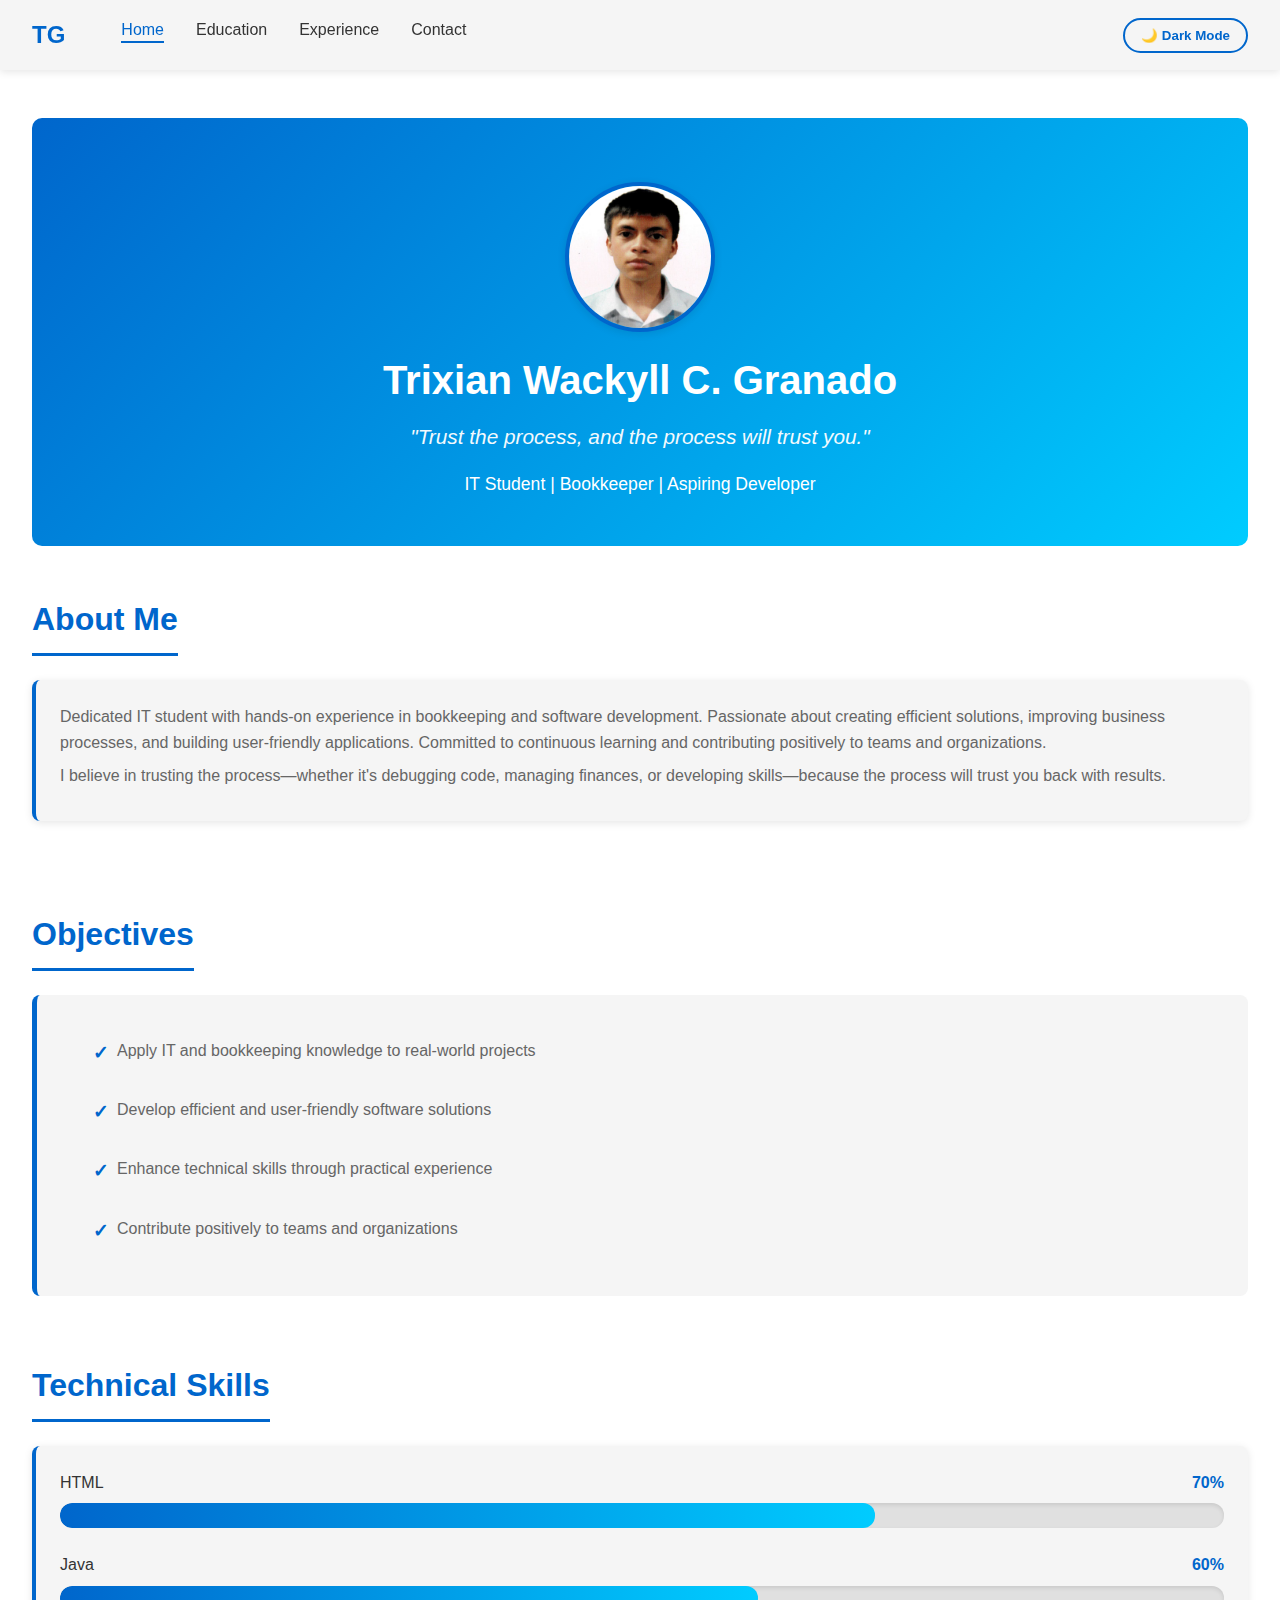
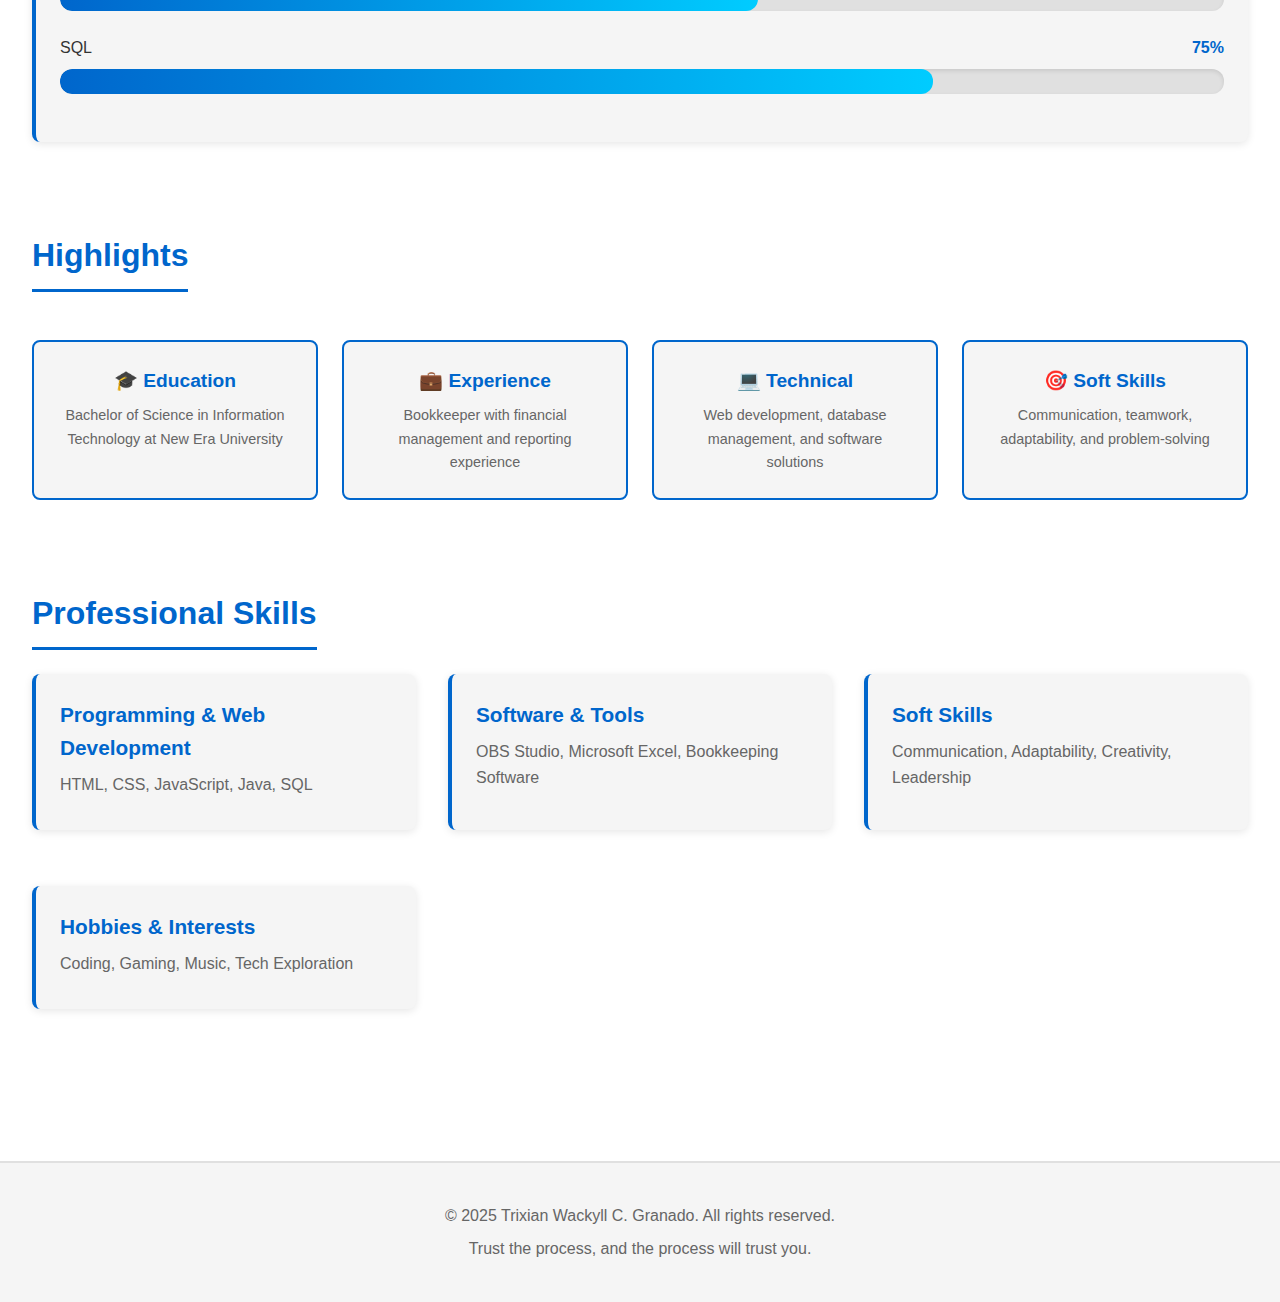
<file: index.html>
<!DOCTYPE html>
<html lang="en">
<head>
  <meta charset="UTF-8">
  <meta name="viewport" content="width=device-width, initial-scale=1.0">
  <meta name="description" content="Trixian Wackyll C. Granado - IT Student, Bookkeeper, Aspiring IT Professional">
  <title>Trixian Granado | Home</title>
  <link rel="stylesheet" href="style.css">
</head>
<body>
  <!-- Navigation -->
  <nav>
    <div class="nav-container">
      <a href="index.html" class="nav-logo">TG</a>
      <ul class="nav-links">
        <li><a href="index.html" class="active">Home</a></li>
        <li><a href="education.html">Education</a></li>
        <li><a href="experience.html">Experience</a></li>
        <li><a href="contact.html">Contact</a></li>
      </ul>
    </div>
    <button class="dark-mode-toggle" onclick="toggleDarkMode()">🌙 Dark Mode</button>
  </nav>

  <!-- Main Content -->
  <main>
    <!-- Hero Section -->
    <section class="hero">
      <img src="Pic ko.jpg" alt="Profile Picture" class="profile-picture">
      <h1>Trixian Wackyll C. Granado</h1>
      <p class="tagline">"Trust the process, and the process will trust you."</p>
      <p>IT Student | Bookkeeper | Aspiring Developer</p>
    </section>

    <div class="container">
      <!-- About Section -->
      <section>
        <h2>About Me</h2>
        <div class="card">
          <p>Dedicated IT student with hands-on experience in bookkeeping and software development. Passionate about creating efficient solutions, improving business processes, and building user-friendly applications. Committed to continuous learning and contributing positively to teams and organizations.</p>
          <p>I believe in trusting the process—whether it's debugging code, managing finances, or developing skills—because the process will trust you back with results.</p>
        </div>
      </section>

      <!-- Objectives Section -->
      <section>
        <h2>Objectives</h2>
        <div class="objectives">
          <ul>
            <li>Apply IT and bookkeeping knowledge to real-world projects</li>
            <li>Develop efficient and user-friendly software solutions</li>
            <li>Enhance technical skills through practical experience</li>
            <li>Contribute positively to teams and organizations</li>
          </ul>
        </div>
      </section>

      <!-- Skills Section -->
      <section>
        <h2>Technical Skills</h2>
        <div class="card">
          <div class="skill-bar">
            <div class="skill-label">
              <span>HTML</span>
              <span>70%</span>
            </div>
            <div class="skill-progress">
              <div class="skill-fill" style="width: 70%;"></div>
            </div>
          </div>

          <div class="skill-bar">
            <div class="skill-label">
              <span>Java</span>
              <span>60%</span>
            </div>
            <div class="skill-progress">
              <div class="skill-fill" style="width: 60%;"></div>
            </div>
          </div>

          <div class="skill-bar">
            <div class="skill-label">
              <span>SQL</span>
              <span>75%</span>
            </div>
            <div class="skill-progress">
              <div class="skill-fill" style="width: 75%;"></div>
            </div>
          </div>
        </div>
      </section>

      <!-- Highlights Section -->
      <section>
        <h2>Highlights</h2>
        <div class="highlights">
          <div class="highlight-item">
            <h4>🎓 Education</h4>
            <p>Bachelor of Science in Information Technology at New Era University</p>
          </div>
          <div class="highlight-item">
            <h4>💼 Experience</h4>
            <p>Bookkeeper with financial management and reporting experience</p>
          </div>
          <div class="highlight-item">
            <h4>💻 Technical</h4>
            <p>Web development, database management, and software solutions</p>
          </div>
          <div class="highlight-item">
            <h4>🎯 Soft Skills</h4>
            <p>Communication, teamwork, adaptability, and problem-solving</p>
          </div>
        </div>
      </section>

      <!-- Additional Skills -->
      <section>
        <h2>Professional Skills</h2>
        <div class="grid-2">
          <div class="card">
            <h3>Programming & Web Development</h3>
            <p>HTML, CSS, JavaScript, Java, SQL</p>
          </div>
          <div class="card">
            <h3>Software & Tools</h3>
            <p>OBS Studio, Microsoft Excel, Bookkeeping Software</p>
          </div>
          <div class="card">
            <h3>Soft Skills</h3>
            <p>Communication, Adaptability, Creativity, Leadership</p>
          </div>
          <div class="card">
            <h3>Hobbies & Interests</h3>
            <p>Coding, Gaming, Music, Tech Exploration</p>
          </div>
        </div>
      </section>
    </div>
  </main>

  <!-- Footer -->
  <footer>
    <p>&copy; 2025 Trixian Wackyll C. Granado. All rights reserved.</p>
    <p>Trust the process, and the process will trust you.</p>
  </footer>

  <!-- Dark Mode Script -->
  <script>
    // Load saved dark mode preference
    const savedMode = localStorage.getItem('darkMode');
    if (savedMode === 'true') {
      document.body.classList.add('dark-mode');
    }

    // Dark mode toggle function
    function toggleDarkMode() {
      document.body.classList.toggle('dark-mode');
      const isDarkMode = document.body.classList.contains('dark-mode');
      localStorage.setItem('darkMode', isDarkMode);
      updateToggleButton();
    }

    // Update button text based on mode
    function updateToggleButton() {
      const button = document.querySelector('.dark-mode-toggle');
      if (document.body.classList.contains('dark-mode')) {
        button.textContent = '☀️ Light Mode';
      } else {
        button.textContent = '🌙 Dark Mode';
      }
    }

    // Initialize button on page load
    updateToggleButton();

    // Set active navigation link
    document.addEventListener('DOMContentLoaded', function() {
      const links = document.querySelectorAll('.nav-links a');
      const currentPage = window.location.pathname.split('/').pop() || 'index.html';
      links.forEach(link => {
        const href = link.getAttribute('href');
        if (href === currentPage) {
          link.classList.add('active');
        } else {
          link.classList.remove('active');
        }
      });
    });
  </script>
</body>
</html>
</file>
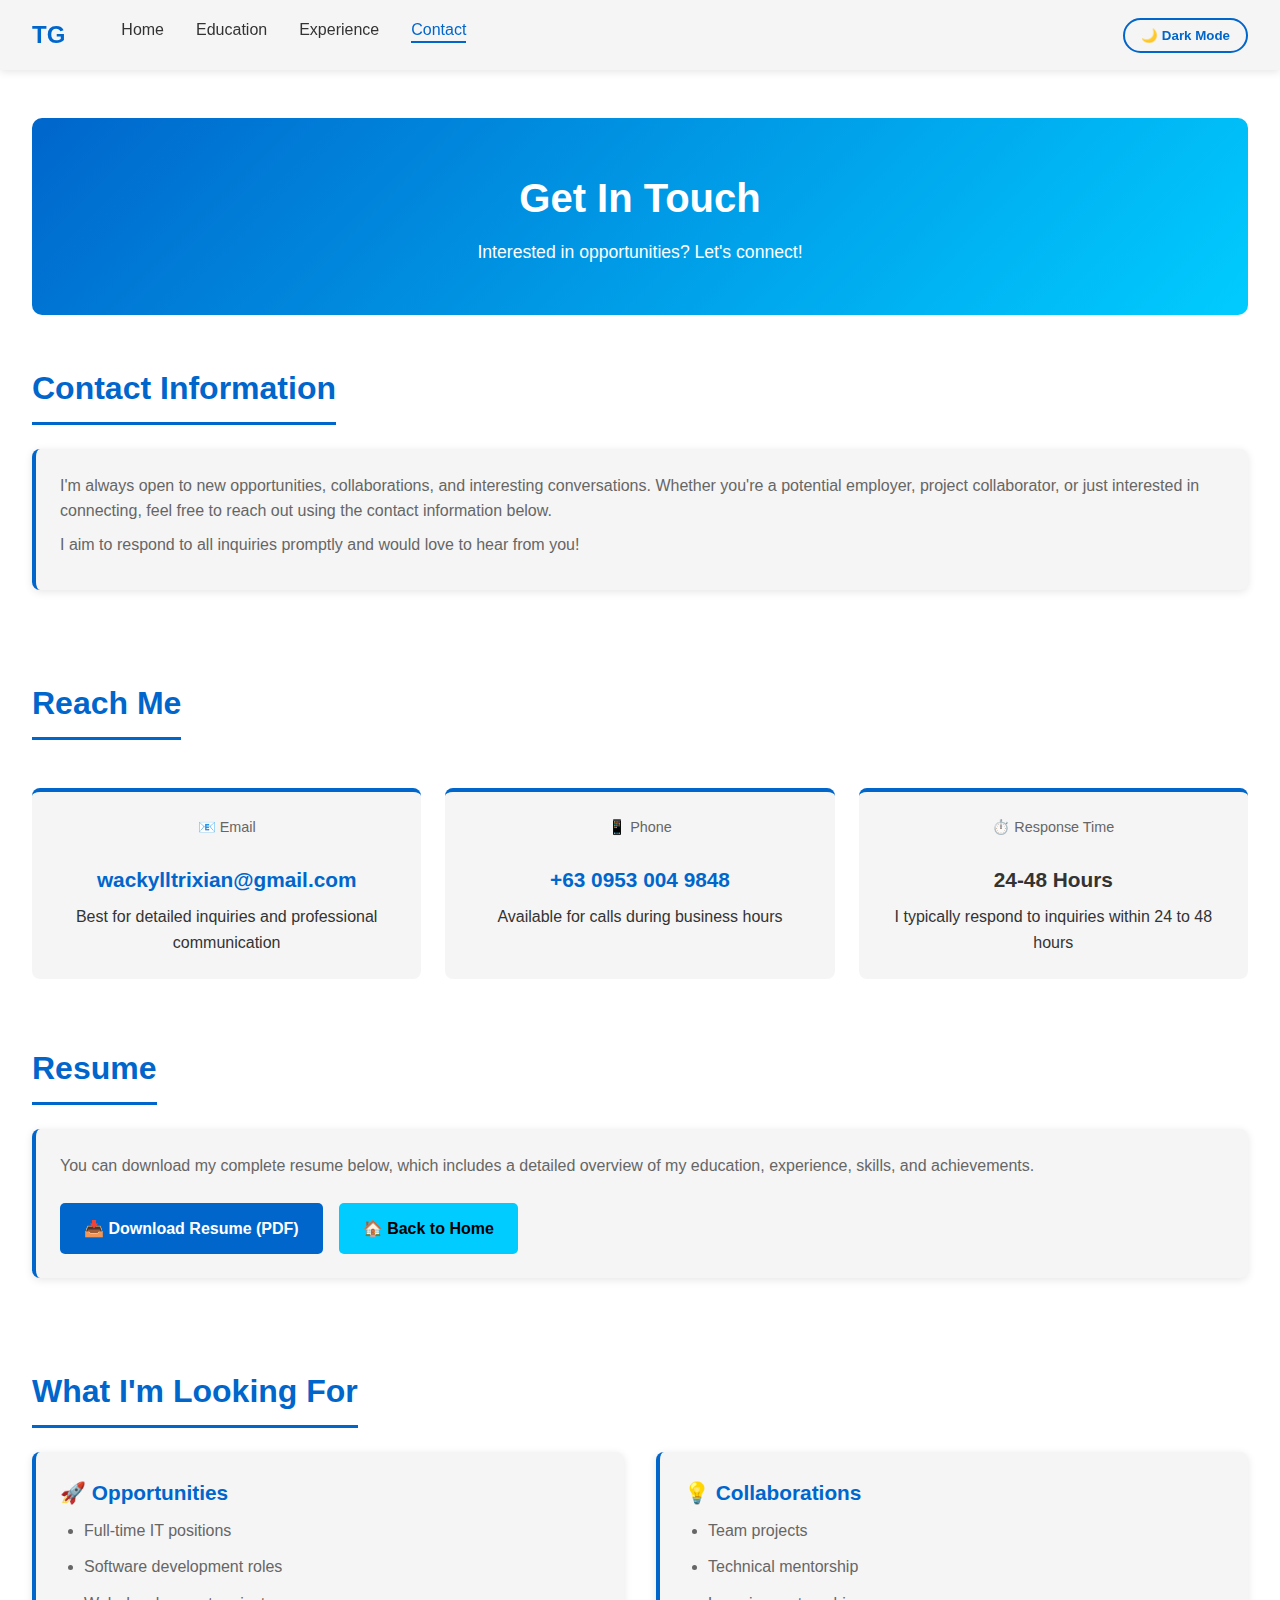
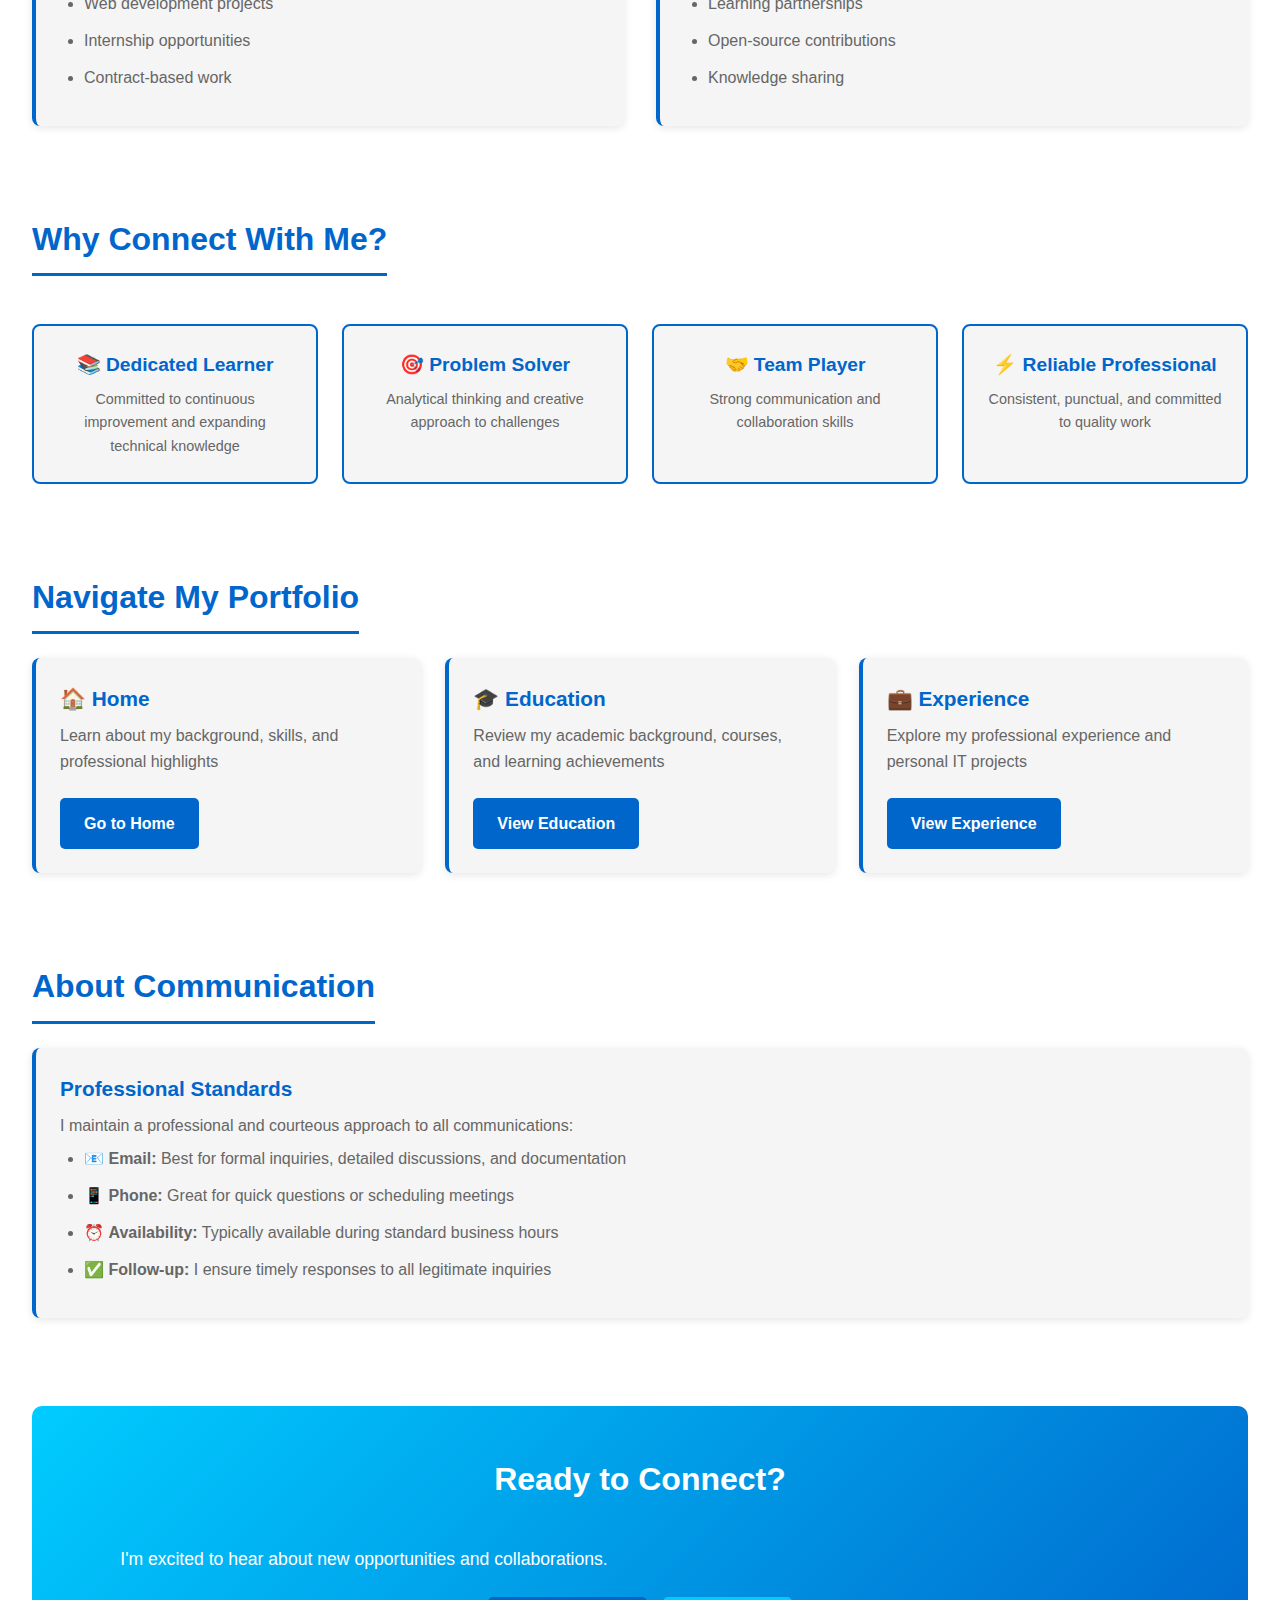
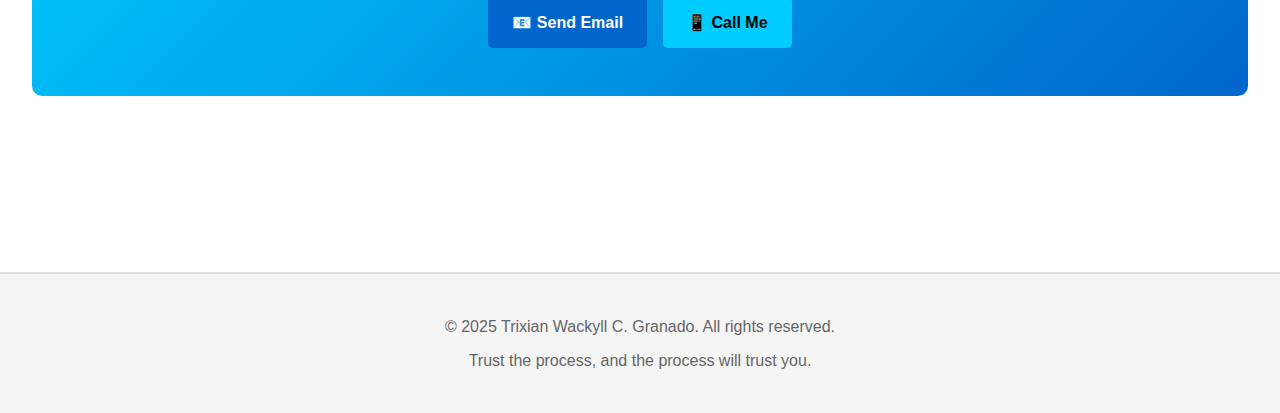
<file: contact.html>
<!DOCTYPE html>
<html lang="en">
<head>
  <meta charset="UTF-8">
  <meta name="viewport" content="width=device-width, initial-scale=1.0">
  <meta name="description" content="Contact - Trixian Wackyll C. Granado">
  <title>Trixian Granado | Contact</title>
  <link rel="stylesheet" href="style.css">
</head>
<body>
  <!-- Navigation -->
  <nav>
    <div class="nav-container">
      <a href="index.html" class="nav-logo">TG</a>
      <ul class="nav-links">
        <li><a href="index.html">Home</a></li>
        <li><a href="education.html">Education</a></li>
        <li><a href="experience.html">Experience</a></li>
        <li><a href="contact.html" class="active">Contact</a></li>
      </ul>
    </div>
    <button class="dark-mode-toggle" onclick="toggleDarkMode()">🌙 Dark Mode</button>
  </nav>

  <!-- Main Content -->
  <main>
    <!-- Header Section -->
    <section class="hero">
      <h1>Get In Touch</h1>
      <p>Interested in opportunities? Let's connect!</p>
    </section>

    <div class="container">
      <!-- Contact Introduction -->
      <section>
        <h2>Contact Information</h2>
        <div class="card">
          <p>I'm always open to new opportunities, collaborations, and interesting conversations. Whether you're a potential employer, project collaborator, or just interested in connecting, feel free to reach out using the contact information below.</p>
          <p>I aim to respond to all inquiries promptly and would love to hear from you!</p>
        </div>
      </section>

      <!-- Contact Details -->
      <section>
        <h2>Reach Me</h2>
        <div class="contact-info">
          <div class="contact-item">
            <div class="contact-label">📧 Email</div>
            <h3>
              <a href="mailto:wackylltrixian@gmail.com">wackylltrixian@gmail.com</a>
            </h3>
            <p>Best for detailed inquiries and professional communication</p>
          </div>

          <div class="contact-item">
            <div class="contact-label">📱 Phone</div>
            <h3>
              <a href="tel:+639530049848">+63 0953 004 9848</a>
            </h3>
            <p>Available for calls during business hours</p>
          </div>

          <div class="contact-item">
            <div class="contact-label">⏱️ Response Time</div>
            <h3>24-48 Hours</h3>
            <p>I typically respond to inquiries within 24 to 48 hours</p>
          </div>
        </div>
      </section>

      <!-- Resume Download -->
      <section>
        <h2>Resume</h2>
        <div class="card">
          <p>You can download my complete resume below, which includes a detailed overview of my education, experience, skills, and achievements.</p>
          <div class="button-group">
            <a href="https://drive.google.com/file/d/165YwrflJTgIJdyB2KtiBSZJTRqAcjWy-/view?usp=sharing" target="_blank" class="button">
              📥 Download Resume (PDF)
            </a>
            <a href="index.html" class="button button-secondary">
              🏠 Back to Home
            </a>
          </div>
        </div>
      </section>

      <!-- What to Expect -->
      <section>
        <h2>What I'm Looking For</h2>
        <div class="grid-2">
          <div class="card">
            <h3>🚀 Opportunities</h3>
            <ul>
              <li>Full-time IT positions</li>
              <li>Software development roles</li>
              <li>Web development projects</li>
              <li>Internship opportunities</li>
              <li>Contract-based work</li>
            </ul>
          </div>

          <div class="card">
            <h3>💡 Collaborations</h3>
            <ul>
              <li>Team projects</li>
              <li>Technical mentorship</li>
              <li>Learning partnerships</li>
              <li>Open-source contributions</li>
              <li>Knowledge sharing</li>
            </ul>
          </div>
        </div>
      </section>

      <!-- Why Connect -->
      <section>
        <h2>Why Connect With Me?</h2>
        <div class="highlights">
          <div class="highlight-item">
            <h4>📚 Dedicated Learner</h4>
            <p>Committed to continuous improvement and expanding technical knowledge</p>
          </div>
          <div class="highlight-item">
            <h4>🎯 Problem Solver</h4>
            <p>Analytical thinking and creative approach to challenges</p>
          </div>
          <div class="highlight-item">
            <h4>🤝 Team Player</h4>
            <p>Strong communication and collaboration skills</p>
          </div>
          <div class="highlight-item">
            <h4>⚡ Reliable Professional</h4>
            <p>Consistent, punctual, and committed to quality work</p>
          </div>
        </div>
      </section>

      <!-- Quick Links -->
      <section>
        <h2>Navigate My Portfolio</h2>
        <div class="grid-3">
          <div class="card">
            <h3>🏠 Home</h3>
            <p>Learn about my background, skills, and professional highlights</p>
            <a href="index.html" class="button" style="display: inline-block; margin-top: 1rem;">Go to Home</a>
          </div>

          <div class="card">
            <h3>🎓 Education</h3>
            <p>Review my academic background, courses, and learning achievements</p>
            <a href="education.html" class="button" style="display: inline-block; margin-top: 1rem;">View Education</a>
          </div>

          <div class="card">
            <h3>💼 Experience</h3>
            <p>Explore my professional experience and personal IT projects</p>
            <a href="experience.html" class="button" style="display: inline-block; margin-top: 1rem;">View Experience</a>
          </div>
        </div>
      </section>

      <!-- Contact Expectations -->
      <section>
        <h2>About Communication</h2>
        <div class="card">
          <h3>Professional Standards</h3>
          <p>I maintain a professional and courteous approach to all communications:</p>
          <ul>
            <li>📧 <strong>Email:</strong> Best for formal inquiries, detailed discussions, and documentation</li>
            <li>📱 <strong>Phone:</strong> Great for quick questions or scheduling meetings</li>
            <li>⏰ <strong>Availability:</strong> Typically available during standard business hours</li>
            <li>✅ <strong>Follow-up:</strong> I ensure timely responses to all legitimate inquiries</li>
          </ul>
        </div>
      </section>

      <!-- Final CTA -->
      <section>
        <div class="hero" style="background: linear-gradient(135deg, var(--secondary-color) 0%, var(--primary-color) 100%);">
          <h2 style="color: white; border-bottom: none; padding-bottom: 0;">Ready to Connect?</h2>
          <p style="color: white; font-size: 1.1rem; margin: 1rem 0;">I'm excited to hear about new opportunities and collaborations.</p>
          <div class="button-group" style="justify-content: center;">
            <a href="mailto:wackylltrixian@gmail.com" class="button">📧 Send Email</a>
            <a href="tel:+639530049848" class="button button-secondary">📱 Call Me</a>
          </div>
        </div>
      </section>
    </div>
  </main>

  <!-- Footer -->
  <footer>
    <p>&copy; 2025 Trixian Wackyll C. Granado. All rights reserved.</p>
    <p>Trust the process, and the process will trust you.</p>
  </footer>

  <!-- Dark Mode Script -->
  <script>
    // Load saved dark mode preference
    const savedMode = localStorage.getItem('darkMode');
    if (savedMode === 'true') {
      document.body.classList.add('dark-mode');
    }

    // Dark mode toggle function
    function toggleDarkMode() {
      document.body.classList.toggle('dark-mode');
      const isDarkMode = document.body.classList.contains('dark-mode');
      localStorage.setItem('darkMode', isDarkMode);
      updateToggleButton();
    }

    // Update button text based on mode
    function updateToggleButton() {
      const button = document.querySelector('.dark-mode-toggle');
      if (document.body.classList.contains('dark-mode')) {
        button.textContent = '☀️ Light Mode';
      } else {
        button.textContent = '🌙 Dark Mode';
      }
    }

    // Initialize button on page load
    updateToggleButton();

    // Set active navigation link
    document.addEventListener('DOMContentLoaded', function() {
      const links = document.querySelectorAll('.nav-links a');
      const currentPage = window.location.pathname.split('/').pop() || 'index.html';
      links.forEach(link => {
        const href = link.getAttribute('href');
        if (href === currentPage) {
          link.classList.add('active');
        } else {
          link.classList.remove('active');
        }
      });
    });
  </script>
</body>
</html>
</file>
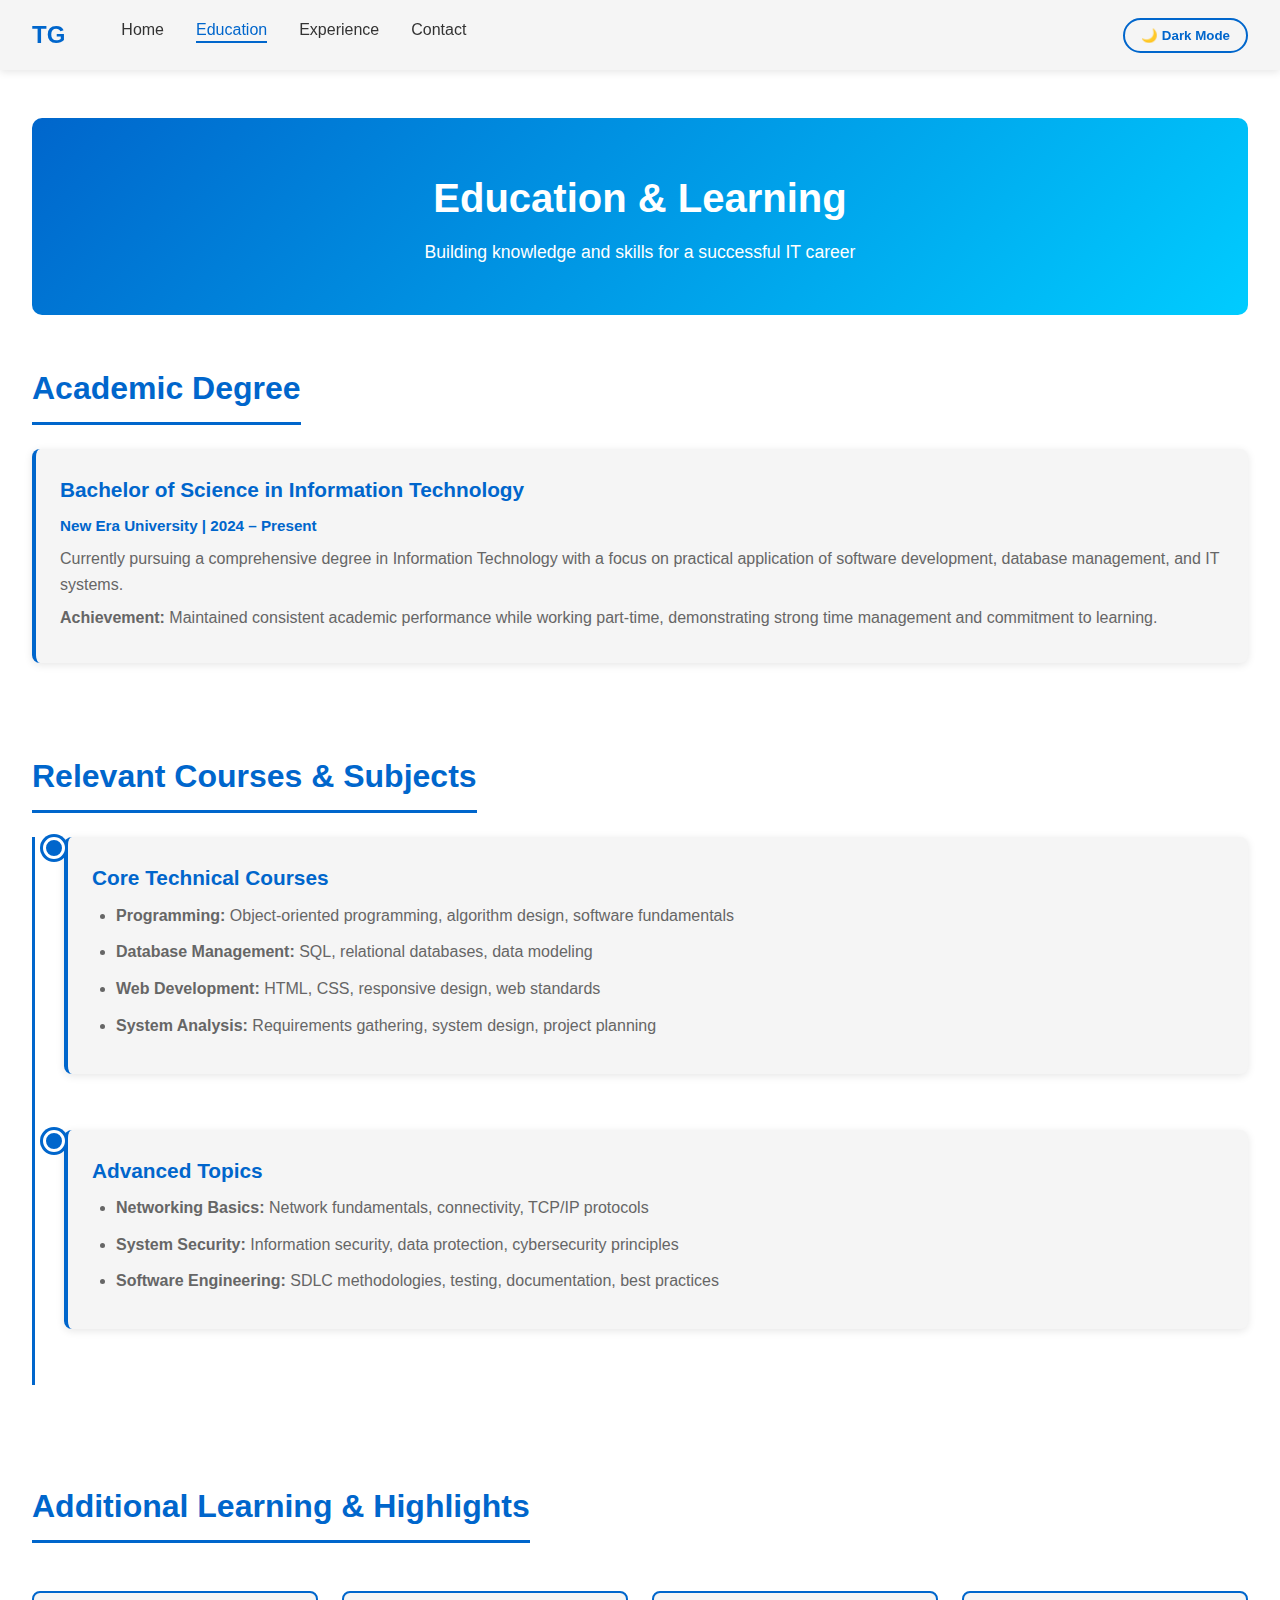
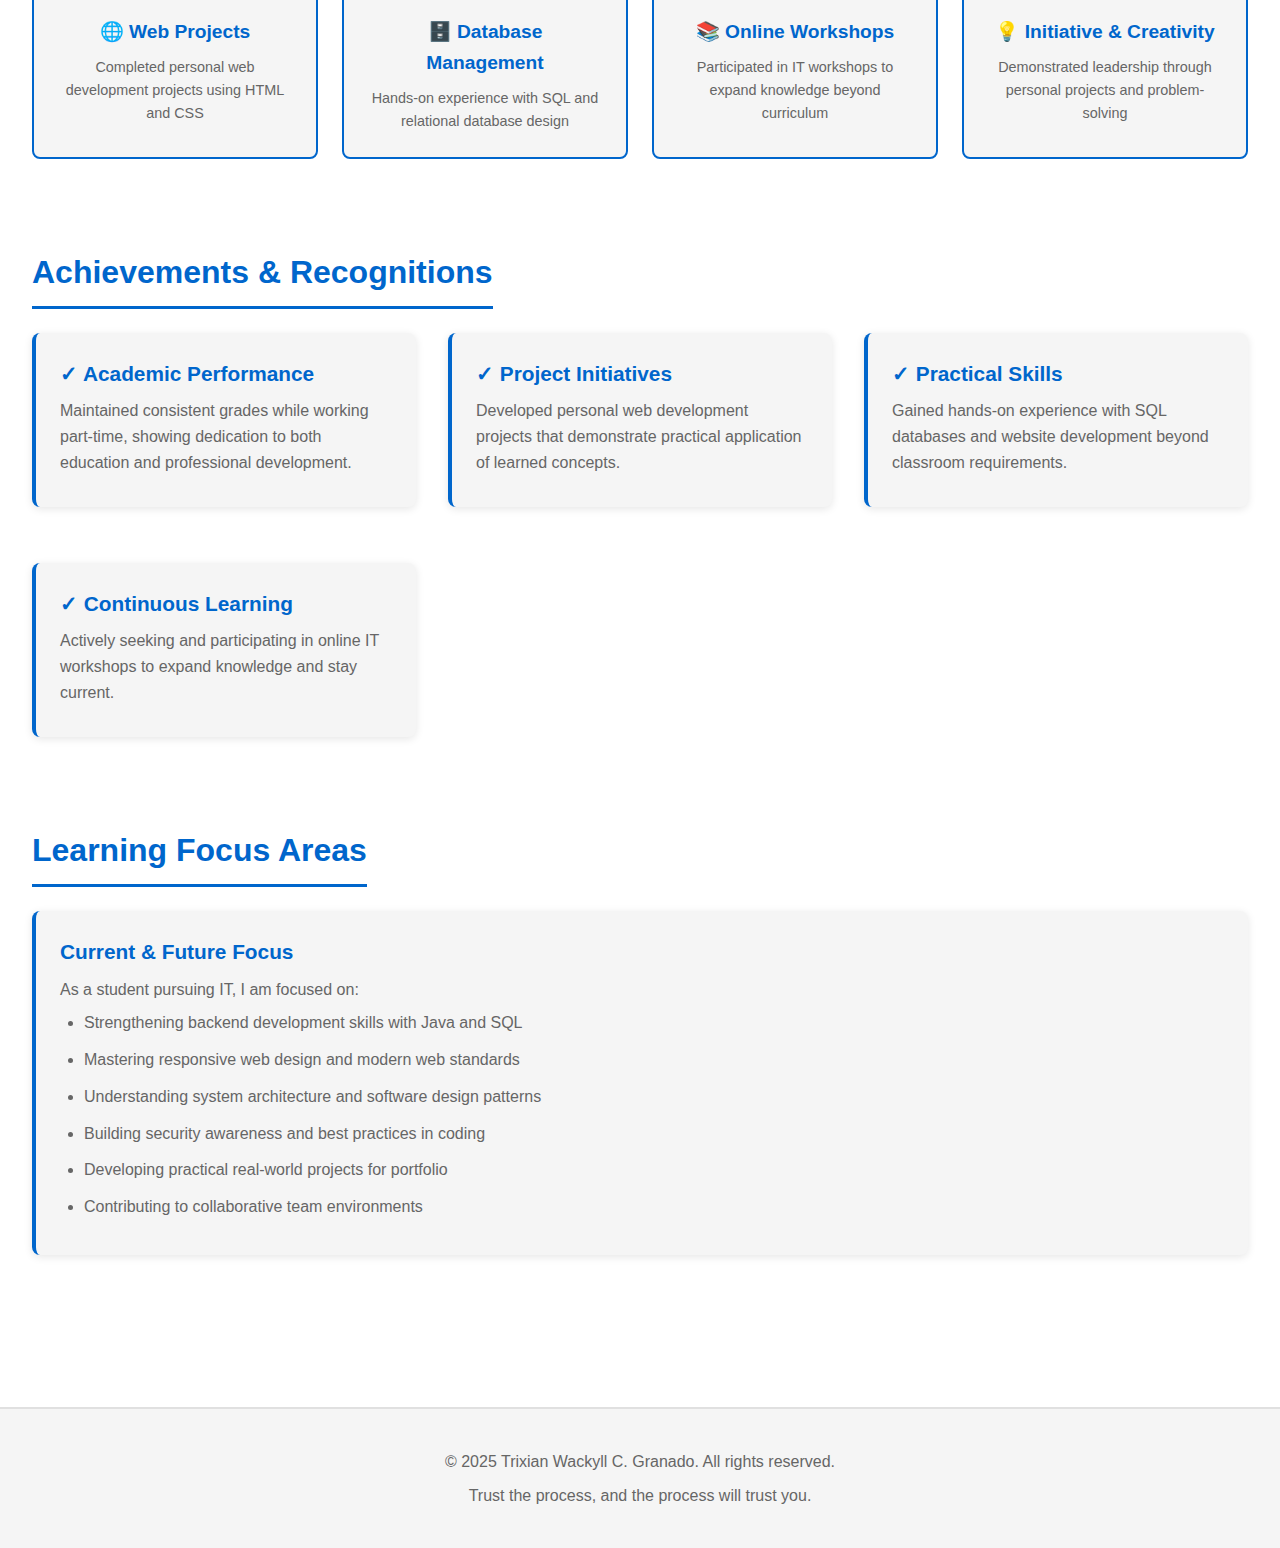
<file: education.html>
<!DOCTYPE html>
<html lang="en">
<head>
  <meta charset="UTF-8">
  <meta name="viewport" content="width=device-width, initial-scale=1.0">
  <meta name="description" content="Education - Trixian Wackyll C. Granado">
  <title>Trixian Granado | Education</title>
  <link rel="stylesheet" href="style.css">
</head>
<body>
  <!-- Navigation -->
  <nav>
    <div class="nav-container">
      <a href="index.html" class="nav-logo">TG</a>
      <ul class="nav-links">
        <li><a href="index.html">Home</a></li>
        <li><a href="education.html" class="active">Education</a></li>
        <li><a href="experience.html">Experience</a></li>
        <li><a href="contact.html">Contact</a></li>
      </ul>
    </div>
    <button class="dark-mode-toggle" onclick="toggleDarkMode()">🌙 Dark Mode</button>
  </nav>

  <!-- Main Content -->
  <main>
    <!-- Header Section -->
    <section class="hero">
      <h1>Education & Learning</h1>
      <p>Building knowledge and skills for a successful IT career</p>
    </section>

    <div class="container">
      <!-- Degree Section -->
      <section>
        <h2>Academic Degree</h2>
        <div class="card">
          <h3>Bachelor of Science in Information Technology</h3>
          <p class="subtitle">New Era University | 2024 – Present</p>
          <p>Currently pursuing a comprehensive degree in Information Technology with a focus on practical application of software development, database management, and IT systems.</p>
          <p><strong>Achievement:</strong> Maintained consistent academic performance while working part-time, demonstrating strong time management and commitment to learning.</p>
        </div>
      </section>

      <!-- Relevant Courses -->
      <section>
        <h2>Relevant Courses & Subjects</h2>
        <div class="timeline">
          <div class="timeline-item">
            <div class="card">
              <h3>Core Technical Courses</h3>
              <ul>
                <li><strong>Programming:</strong> Object-oriented programming, algorithm design, software fundamentals</li>
                <li><strong>Database Management:</strong> SQL, relational databases, data modeling</li>
                <li><strong>Web Development:</strong> HTML, CSS, responsive design, web standards</li>
                <li><strong>System Analysis:</strong> Requirements gathering, system design, project planning</li>
              </ul>
            </div>
          </div>
          <div class="timeline-item">
            <div class="card">
              <h3>Advanced Topics</h3>
              <ul>
                <li><strong>Networking Basics:</strong> Network fundamentals, connectivity, TCP/IP protocols</li>
                <li><strong>System Security:</strong> Information security, data protection, cybersecurity principles</li>
                <li><strong>Software Engineering:</strong> SDLC methodologies, testing, documentation, best practices</li>
              </ul>
            </div>
          </div>
        </div>
      </section>

      <!-- Learning Highlights -->
      <section>
        <h2>Additional Learning & Highlights</h2>
        <div class="highlights">
          <div class="highlight-item">
            <h4>🌐 Web Projects</h4>
            <p>Completed personal web development projects using HTML and CSS</p>
          </div>
          <div class="highlight-item">
            <h4>🗄️ Database Management</h4>
            <p>Hands-on experience with SQL and relational database design</p>
          </div>
          <div class="highlight-item">
            <h4>📚 Online Workshops</h4>
            <p>Participated in IT workshops to expand knowledge beyond curriculum</p>
          </div>
          <div class="highlight-item">
            <h4>💡 Initiative & Creativity</h4>
            <p>Demonstrated leadership through personal projects and problem-solving</p>
          </div>
        </div>
      </section>

      <!-- Achievements -->
      <section>
        <h2>Achievements & Recognitions</h2>
        <div class="grid-2">
          <div class="card">
            <h3>✓ Academic Performance</h3>
            <p>Maintained consistent grades while working part-time, showing dedication to both education and professional development.</p>
          </div>
          <div class="card">
            <h3>✓ Project Initiatives</h3>
            <p>Developed personal web development projects that demonstrate practical application of learned concepts.</p>
          </div>
          <div class="card">
            <h3>✓ Practical Skills</h3>
            <p>Gained hands-on experience with SQL databases and website development beyond classroom requirements.</p>
          </div>
          <div class="card">
            <h3>✓ Continuous Learning</h3>
            <p>Actively seeking and participating in online IT workshops to expand knowledge and stay current.</p>
          </div>
        </div>
      </section>

      <!-- Learning Path -->
      <section>
        <h2>Learning Focus Areas</h2>
        <div class="card">
          <h3>Current & Future Focus</h3>
          <p>As a student pursuing IT, I am focused on:</p>
          <ul>
            <li>Strengthening backend development skills with Java and SQL</li>
            <li>Mastering responsive web design and modern web standards</li>
            <li>Understanding system architecture and software design patterns</li>
            <li>Building security awareness and best practices in coding</li>
            <li>Developing practical real-world projects for portfolio</li>
            <li>Contributing to collaborative team environments</li>
          </ul>
        </div>
      </section>
    </div>
  </main>

  <!-- Footer -->
  <footer>
    <p>&copy; 2025 Trixian Wackyll C. Granado. All rights reserved.</p>
    <p>Trust the process, and the process will trust you.</p>
  </footer>

  <!-- Dark Mode Script -->
  <script>
    // Load saved dark mode preference
    const savedMode = localStorage.getItem('darkMode');
    if (savedMode === 'true') {
      document.body.classList.add('dark-mode');
    }

    // Dark mode toggle function
    function toggleDarkMode() {
      document.body.classList.toggle('dark-mode');
      const isDarkMode = document.body.classList.contains('dark-mode');
      localStorage.setItem('darkMode', isDarkMode);
      updateToggleButton();
    }

    // Update button text based on mode
    function updateToggleButton() {
      const button = document.querySelector('.dark-mode-toggle');
      if (document.body.classList.contains('dark-mode')) {
        button.textContent = '☀️ Light Mode';
      } else {
        button.textContent = '🌙 Dark Mode';
      }
    }

    // Initialize button on page load
    updateToggleButton();

    // Set active navigation link
    document.addEventListener('DOMContentLoaded', function() {
      const links = document.querySelectorAll('.nav-links a');
      const currentPage = window.location.pathname.split('/').pop() || 'index.html';
      links.forEach(link => {
        const href = link.getAttribute('href');
        if (href === currentPage) {
          link.classList.add('active');
        } else {
          link.classList.remove('active');
        }
      });
    });
  </script>
</body>
</html>
</file>
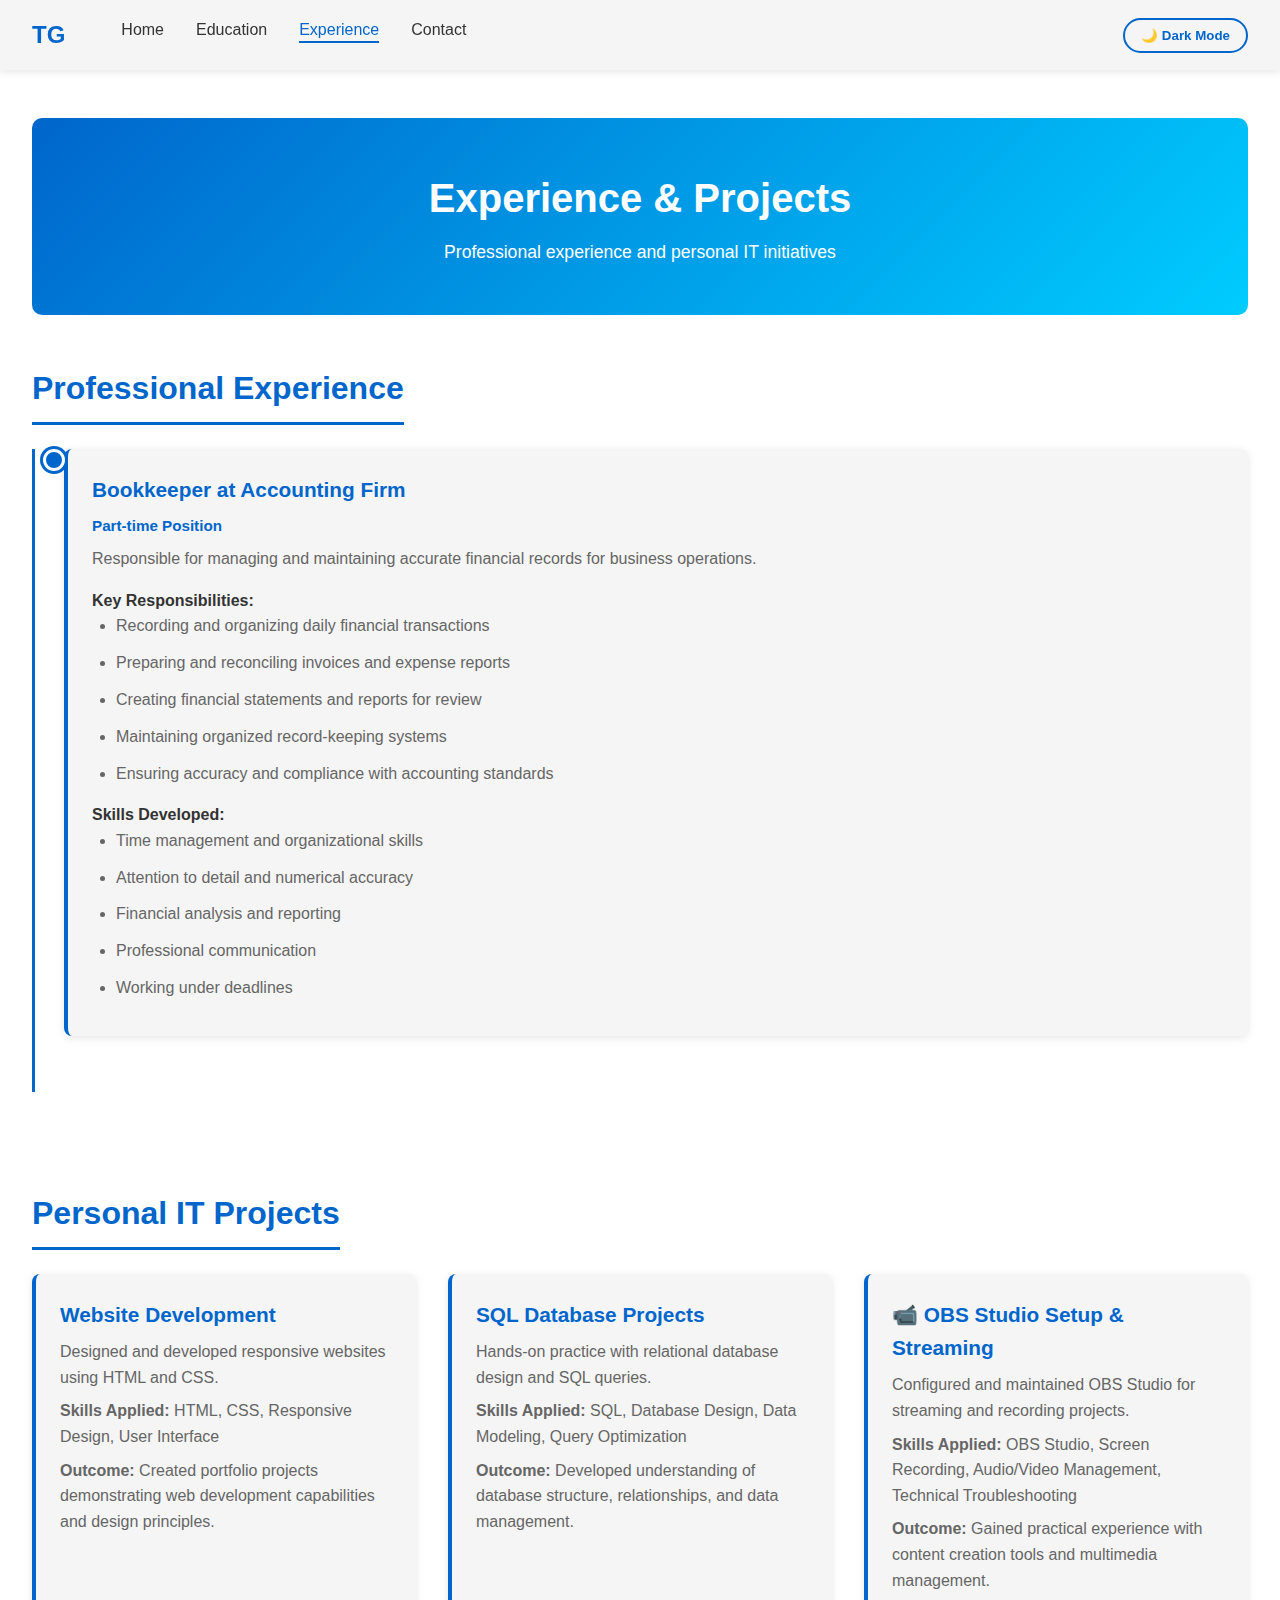
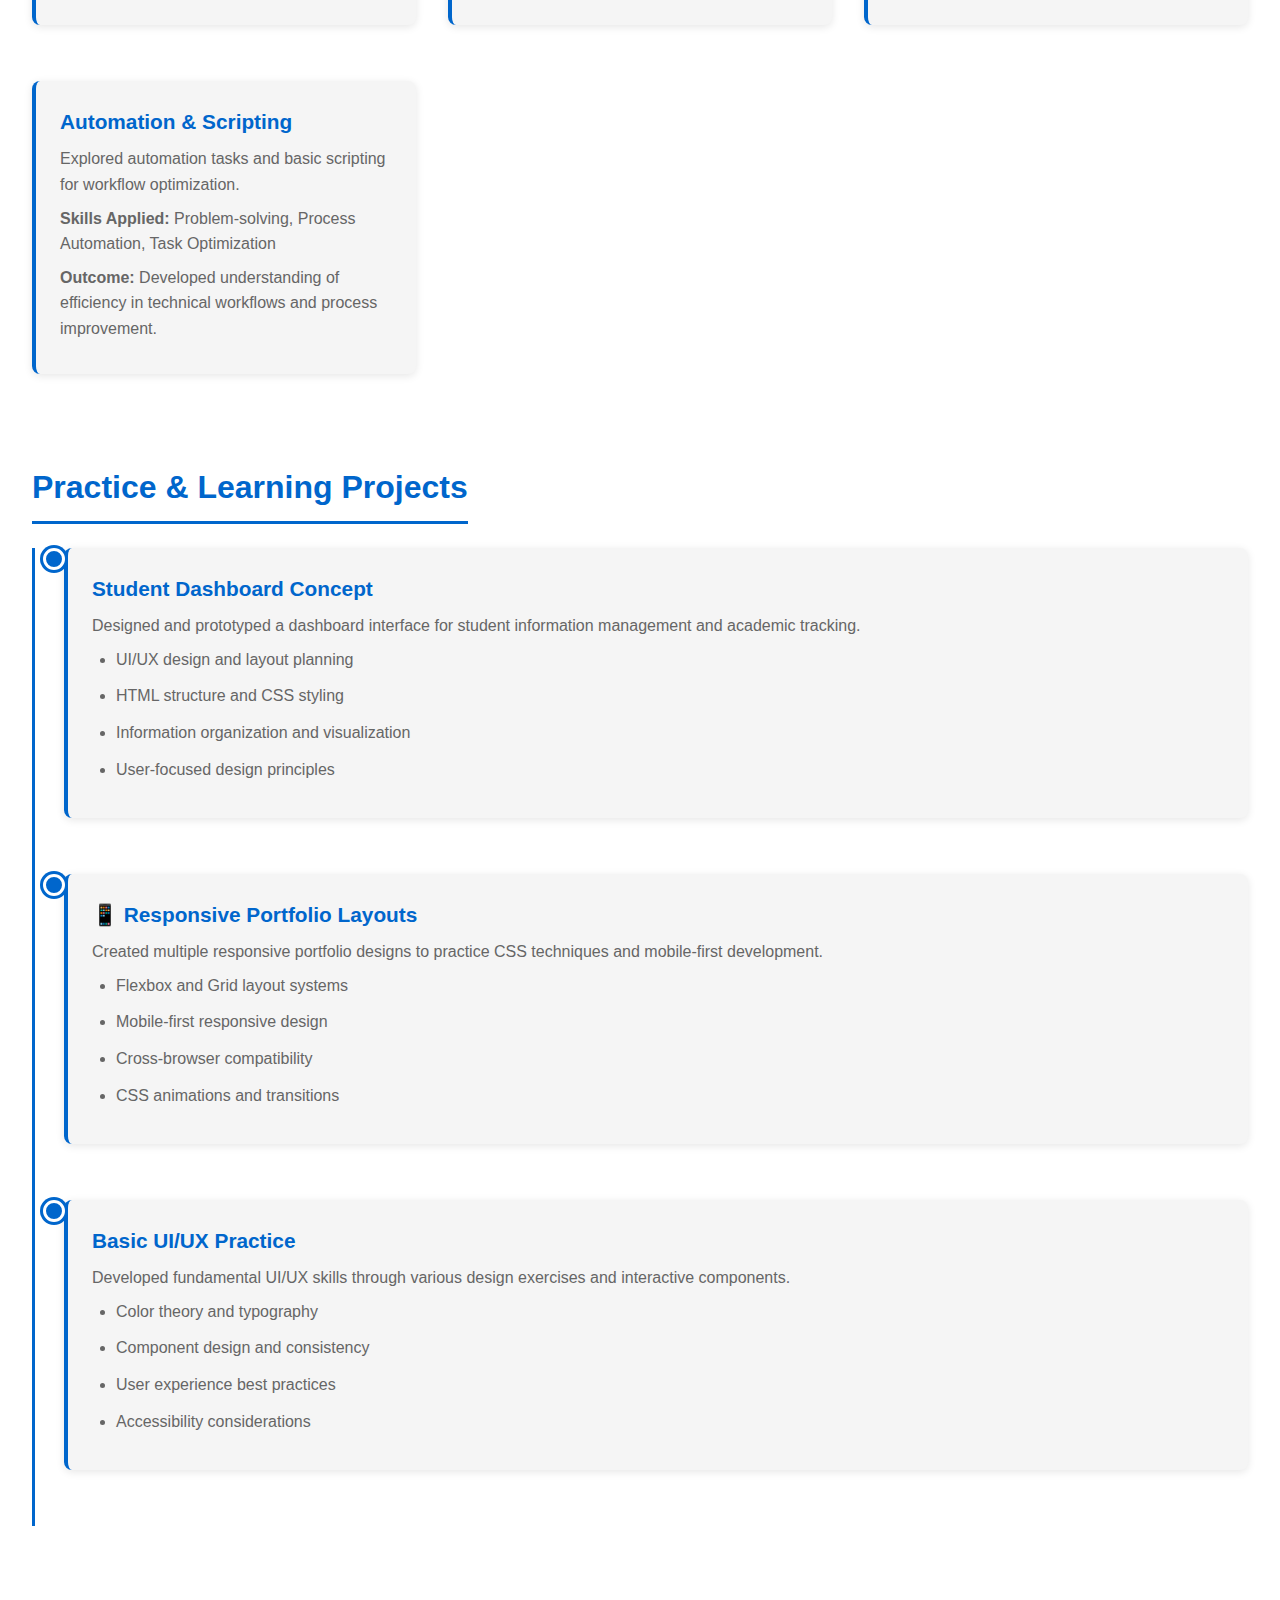
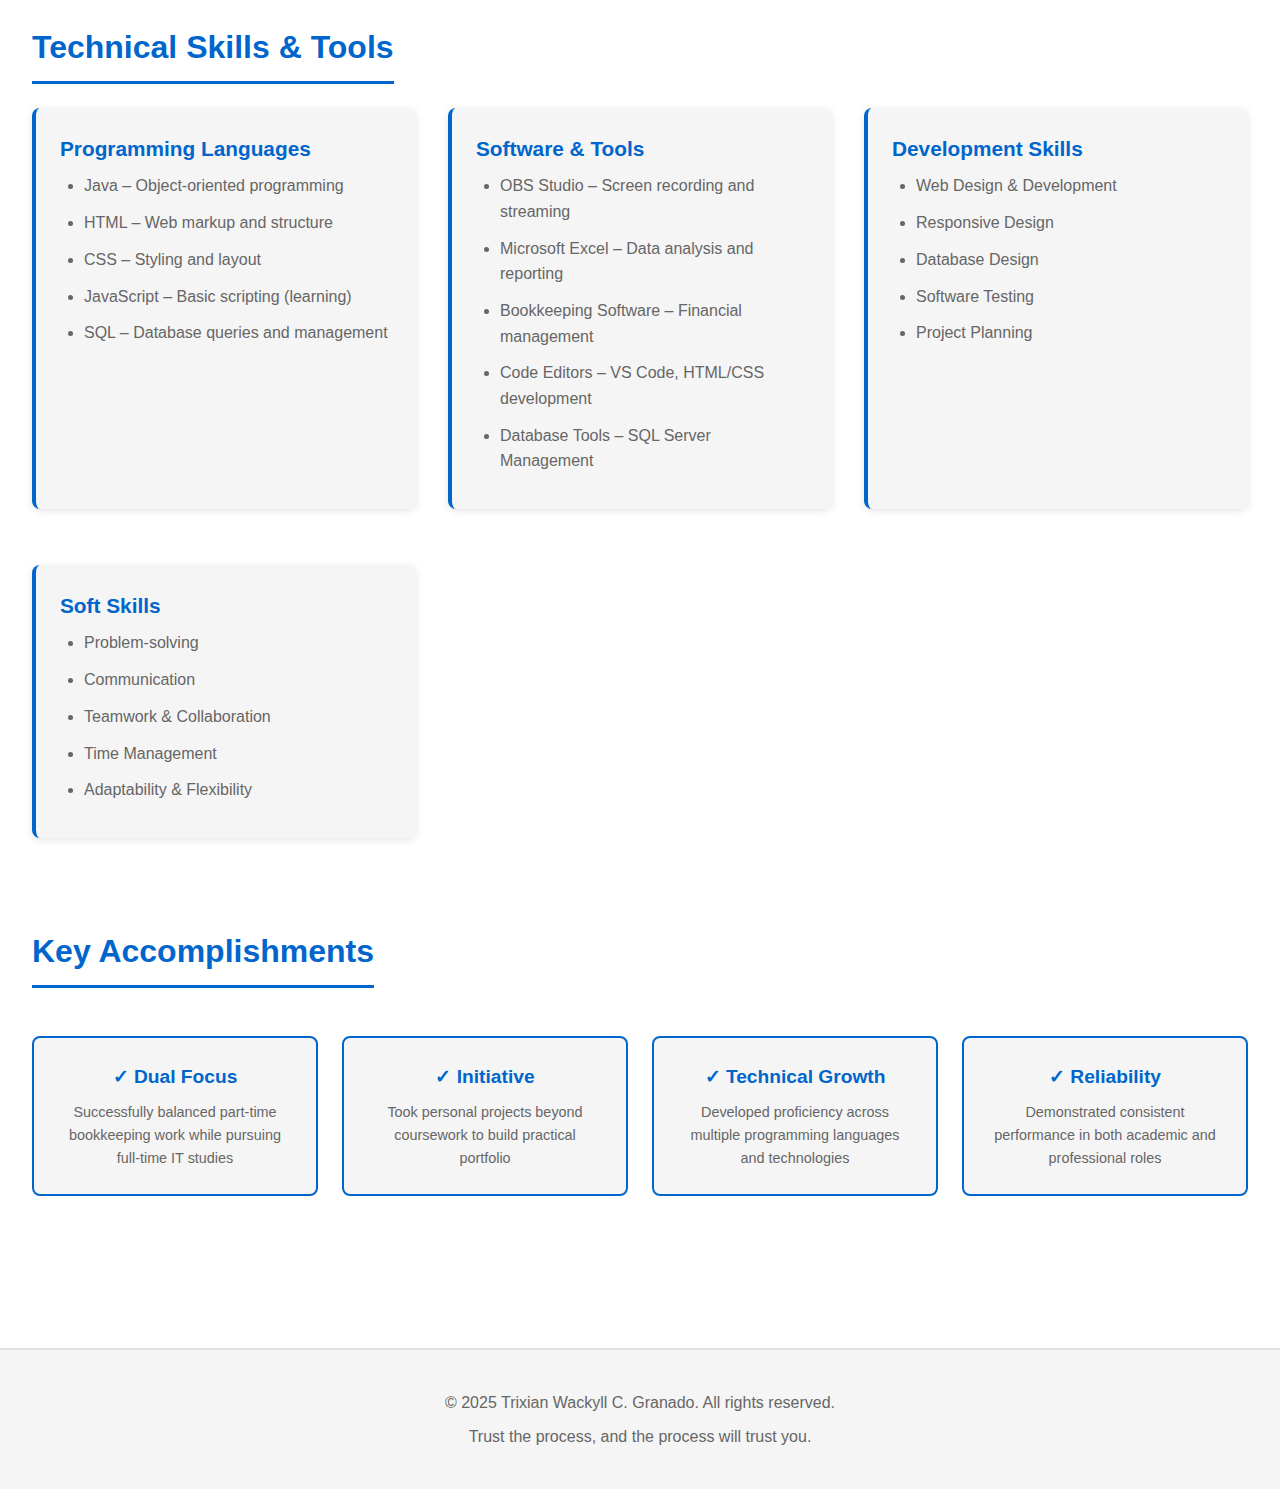
<file: experience.html>
<!DOCTYPE html>
<html lang="en">
<head>
  <meta charset="UTF-8">
  <meta name="viewport" content="width=device-width, initial-scale=1.0">
  <meta name="description" content="Experience & Projects - Trixian Wackyll C. Granado">
  <title>Trixian Granado | Experience</title>
  <link rel="stylesheet" href="style.css">
</head>
<body>
  <!-- Navigation -->
  <nav>
    <div class="nav-container">
      <a href="index.html" class="nav-logo">TG</a>
      <ul class="nav-links">
        <li><a href="index.html">Home</a></li>
        <li><a href="education.html">Education</a></li>
        <li><a href="experience.html" class="active">Experience</a></li>
        <li><a href="contact.html">Contact</a></li>
      </ul>
    </div>
    <button class="dark-mode-toggle" onclick="toggleDarkMode()">🌙 Dark Mode</button>
  </nav>

  <!-- Main Content -->
  <main>
    <!-- Header Section -->
    <section class="hero">
      <h1>Experience & Projects</h1>
      <p>Professional experience and personal IT initiatives</p>
    </section>

    <div class="container">
      <!-- Work Experience -->
      <section>
        <h2>Professional Experience</h2>
        <div class="timeline">
          <div class="timeline-item">
            <div class="card">
              <h3>Bookkeeper at Accounting Firm</h3>
              <p class="subtitle">Part-time Position</p>
              <p>Responsible for managing and maintaining accurate financial records for business operations.</p>
              <h4 style="margin-top: 1rem; color: var(--text-primary); font-size: 1rem;">Key Responsibilities:</h4>
              <ul>
                <li>Recording and organizing daily financial transactions</li>
                <li>Preparing and reconciling invoices and expense reports</li>
                <li>Creating financial statements and reports for review</li>
                <li>Maintaining organized record-keeping systems</li>
                <li>Ensuring accuracy and compliance with accounting standards</li>
              </ul>
              <h4 style="margin-top: 1rem; color: var(--text-primary); font-size: 1rem;">Skills Developed:</h4>
              <ul>
                <li>Time management and organizational skills</li>
                <li>Attention to detail and numerical accuracy</li>
                <li>Financial analysis and reporting</li>
                <li>Professional communication</li>
                <li>Working under deadlines</li>
              </ul>
            </div>
          </div>
        </div>
      </section>

      <!-- Personal IT Projects -->
      <section>
        <h2>Personal IT Projects</h2>
        <div class="grid-2">
          <div class="card">
            <h3>Website Development</h3>
            <p>Designed and developed responsive websites using HTML and CSS.</p>
            <p><strong>Skills Applied:</strong> HTML, CSS, Responsive Design, User Interface</p>
            <p><strong>Outcome:</strong> Created portfolio projects demonstrating web development capabilities and design principles.</p>
          </div>

          <div class="card">
            <h3>SQL Database Projects</h3>
            <p>Hands-on practice with relational database design and SQL queries.</p>
            <p><strong>Skills Applied:</strong> SQL, Database Design, Data Modeling, Query Optimization</p>
            <p><strong>Outcome:</strong> Developed understanding of database structure, relationships, and data management.</p>
          </div>

          <div class="card">
            <h3>📹 OBS Studio Setup & Streaming</h3>
            <p>Configured and maintained OBS Studio for streaming and recording projects.</p>
            <p><strong>Skills Applied:</strong> OBS Studio, Screen Recording, Audio/Video Management, Technical Troubleshooting</p>
            <p><strong>Outcome:</strong> Gained practical experience with content creation tools and multimedia management.</p>
          </div>

          <div class="card">
            <h3>Automation & Scripting</h3>
            <p>Explored automation tasks and basic scripting for workflow optimization.</p>
            <p><strong>Skills Applied:</strong> Problem-solving, Process Automation, Task Optimization</p>
            <p><strong>Outcome:</strong> Developed understanding of efficiency in technical workflows and process improvement.</p>
          </div>
        </div>
      </section>

      <!-- Additional Practice Projects -->
      <section>
        <h2>Practice & Learning Projects</h2>
        <div class="timeline">
          <div class="timeline-item">
            <div class="card">
              <h3>Student Dashboard Concept</h3>
              <p>Designed and prototyped a dashboard interface for student information management and academic tracking.</p>
              <ul>
                <li>UI/UX design and layout planning</li>
                <li>HTML structure and CSS styling</li>
                <li>Information organization and visualization</li>
                <li>User-focused design principles</li>
              </ul>
            </div>
          </div>

          <div class="timeline-item">
            <div class="card">
              <h3>📱 Responsive Portfolio Layouts</h3>
              <p>Created multiple responsive portfolio designs to practice CSS techniques and mobile-first development.</p>
              <ul>
                <li>Flexbox and Grid layout systems</li>
                <li>Mobile-first responsive design</li>
                <li>Cross-browser compatibility</li>
                <li>CSS animations and transitions</li>
              </ul>
            </div>
          </div>

          <div class="timeline-item">
            <div class="card">
              <h3>Basic UI/UX Practice</h3>
              <p>Developed fundamental UI/UX skills through various design exercises and interactive components.</p>
              <ul>
                <li>Color theory and typography</li>
                <li>Component design and consistency</li>
                <li>User experience best practices</li>
                <li>Accessibility considerations</li>
              </ul>
            </div>
          </div>
        </div>
      </section>

      <!-- Skills & Technologies -->
      <section>
        <h2>Technical Skills & Tools</h2>
        <div class="grid-2">
          <div class="card">
            <h3>Programming Languages</h3>
            <ul>
              <li>Java – Object-oriented programming</li>
              <li>HTML – Web markup and structure</li>
              <li>CSS – Styling and layout</li>
              <li>JavaScript – Basic scripting (learning)</li>
              <li>SQL – Database queries and management</li>
            </ul>
          </div>

          <div class="card">
            <h3>Software & Tools</h3>
            <ul>
              <li>OBS Studio – Screen recording and streaming</li>
              <li>Microsoft Excel – Data analysis and reporting</li>
              <li>Bookkeeping Software – Financial management</li>
              <li>Code Editors – VS Code, HTML/CSS development</li>
              <li>Database Tools – SQL Server Management</li>
            </ul>
          </div>

          <div class="card">
            <h3>Development Skills</h3>
            <ul>
              <li>Web Design & Development</li>
              <li>Responsive Design</li>
              <li>Database Design</li>
              <li>Software Testing</li>
              <li>Project Planning</li>
            </ul>
          </div>

          <div class="card">
            <h3>Soft Skills</h3>
            <ul>
              <li>Problem-solving</li>
              <li>Communication</li>
              <li>Teamwork & Collaboration</li>
              <li>Time Management</li>
              <li>Adaptability & Flexibility</li>
            </ul>
          </div>
        </div>
      </section>

      <!-- Key Accomplishments -->
      <section>
        <h2>Key Accomplishments</h2>
        <div class="highlights">
          <div class="highlight-item">
            <h4>✓ Dual Focus</h4>
            <p>Successfully balanced part-time bookkeeping work while pursuing full-time IT studies</p>
          </div>
          <div class="highlight-item">
            <h4>✓ Initiative</h4>
            <p>Took personal projects beyond coursework to build practical portfolio</p>
          </div>
          <div class="highlight-item">
            <h4>✓ Technical Growth</h4>
            <p>Developed proficiency across multiple programming languages and technologies</p>
          </div>
          <div class="highlight-item">
            <h4>✓ Reliability</h4>
            <p>Demonstrated consistent performance in both academic and professional roles</p>
          </div>
        </div>
      </section>
    </div>
  </main>

  <!-- Footer -->
  <footer>
    <p>&copy; 2025 Trixian Wackyll C. Granado. All rights reserved.</p>
    <p>Trust the process, and the process will trust you.</p>
  </footer>

  <!-- Dark Mode Script -->
  <script>
    // Load saved dark mode preference
    const savedMode = localStorage.getItem('darkMode');
    if (savedMode === 'true') {
      document.body.classList.add('dark-mode');
    }

    // Dark mode toggle function
    function toggleDarkMode() {
      document.body.classList.toggle('dark-mode');
      const isDarkMode = document.body.classList.contains('dark-mode');
      localStorage.setItem('darkMode', isDarkMode);
      updateToggleButton();
    }

    // Update button text based on mode
    function updateToggleButton() {
      const button = document.querySelector('.dark-mode-toggle');
      if (document.body.classList.contains('dark-mode')) {
        button.textContent = '☀️ Light Mode';
      } else {
        button.textContent = '🌙 Dark Mode';
      }
    }

    // Initialize button on page load
    updateToggleButton();

    // Set active navigation link
    document.addEventListener('DOMContentLoaded', function() {
      const links = document.querySelectorAll('.nav-links a');
      const currentPage = window.location.pathname.split('/').pop() || 'index.html';
      links.forEach(link => {
        const href = link.getAttribute('href');
        if (href === currentPage) {
          link.classList.add('active');
        } else {
          link.classList.remove('active');
        }
      });
    });
  </script>
</body>
</html>
</file>
<file: style.css>
/* ===== CSS Variables for Light & Dark Mode ===== */
:root {
  --primary-color: #0066cc;
  --primary-dark: #0052a3;
  --secondary-color: #00ccff;
  --bg-primary: #ffffff;
  --bg-secondary: #f5f5f5;
  --text-primary: #333333;
  --text-secondary: #666666;
  --border-color: #e0e0e0;
  --card-shadow: 0 2px 8px rgba(0, 0, 0, 0.1);
  --transition: all 0.3s ease;
}

/* Dark Mode */
body.dark-mode {
  --bg-primary: #1a1a1a;
  --bg-secondary: #2d2d2d;
  --text-primary: #e8e8e8;
  --text-secondary: #b0b0b0;
  --border-color: #3a3a3a;
  --card-shadow: 0 2px 8px rgba(0, 0, 0, 0.3);
}

/* ===== Global Styles ===== */
* {
  margin: 0;
  padding: 0;
  box-sizing: border-box;
}

html {
  scroll-behavior: smooth;
}

body {
  font-family: 'Segoe UI', Tahoma, Geneva, Verdana, sans-serif;
  background-color: var(--bg-primary);
  color: var(--text-primary);
  transition: var(--transition);
  line-height: 1.6;
}

/* ===== Navigation Bar ===== */
nav {
  background-color: var(--bg-secondary);
  padding: 1rem 2rem;
  box-shadow: var(--card-shadow);
  position: sticky;
  top: 0;
  z-index: 1000;
  display: flex;
  justify-content: space-between;
  align-items: center;
  flex-wrap: wrap;
  gap: 1rem;
}

.nav-container {
  display: flex;
  gap: 2rem;
  align-items: center;
  flex-wrap: wrap;
}

.nav-logo {
  font-size: 1.5rem;
  font-weight: bold;
  color: var(--primary-color);
  text-decoration: none;
  transition: var(--transition);
}

.nav-logo:hover {
  color: var(--secondary-color);
}

.nav-links {
  display: flex;
  gap: 2rem;
  list-style: none;
}

.nav-links a {
  text-decoration: none;
  color: var(--text-primary);
  font-weight: 500;
  transition: var(--transition);
  position: relative;
}

.nav-links a:hover {
  color: var(--primary-color);
}

.nav-links a::after {
  content: '';
  position: absolute;
  bottom: -5px;
  left: 0;
  width: 0;
  height: 2px;
  background-color: var(--primary-color);
  transition: width 0.3s ease;
}

.nav-links a:hover::after {
  width: 100%;
}

.nav-links a.active {
  color: var(--primary-color);
}

.nav-links a.active::after {
  width: 100%;
}

/* ===== Dark Mode Toggle ===== */
.dark-mode-toggle {
  background: none;
  border: 2px solid var(--primary-color);
  color: var(--primary-color);
  padding: 0.5rem 1rem;
  border-radius: 20px;
  cursor: pointer;
  font-weight: 600;
  transition: var(--transition);
}

.dark-mode-toggle:hover {
  background-color: var(--primary-color);
  color: var(--bg-primary);
}

/* ===== Main Container ===== */
main {
  width: 100%;
  padding: 3rem 2rem;
}

.container {
  display: flex;
  flex-direction: column;
  gap: 2rem;
  max-width: 100%;
  margin: 0 auto;
}

/* ===== Section Styles ===== */
section {
  margin-bottom: 2rem;
}

section h2 {
  font-size: 2rem;
  margin-bottom: 1.5rem;
  color: var(--primary-color);
  border-bottom: 3px solid var(--primary-color);
  padding-bottom: 0.5rem;
  display: inline-block;
}

section h3 {
  font-size: 1.3rem;
  color: var(--text-primary);
  margin-top: 1.5rem;
  margin-bottom: 0.5rem;
}

/* ===== Hero/Header Section ===== */
.hero {
  background: linear-gradient(135deg, var(--primary-color) 0%, var(--secondary-color) 100%);
  color: white;
  padding: 3rem 2rem;
  border-radius: 10px;
  text-align: center;
  margin-bottom: 3rem;
  animation: fadeIn 0.8s ease;
}

.hero h1 {
  font-size: 2.5rem;
  margin-bottom: 0.5rem;
}

.hero .tagline {
  font-size: 1.3rem;
  font-style: italic;
  margin-bottom: 1rem;
  opacity: 0.95;
}

.hero p {
  font-size: 1.1rem;
  max-width: 600px;
  margin: 0 auto;
}

/* ===== Profile Picture ===== */
.profile-picture {
  width: 150px;
  height: 150px;
  border-radius: 50%;
  border: 4px solid var(--primary-color);
  margin: 1rem auto;
  display: block;
  object-fit: cover;
  box-shadow: var(--card-shadow);
  transition: var(--transition);
}

.profile-picture:hover {
  transform: scale(1.05);
  border-color: var(--secondary-color);
}

/* ===== Cards ===== */
.card {
  background-color: var(--bg-secondary);
  border-radius: 8px;
  padding: 1.5rem;
  margin-bottom: 1.5rem;
  box-shadow: var(--card-shadow);
  border-left: 4px solid var(--primary-color);
  transition: var(--transition);
}

.card:hover {
  transform: translateY(-5px);
  box-shadow: 0 4px 15px rgba(0, 102, 204, 0.2);
}

.card h3 {
  color: var(--primary-color);
  margin-top: 0;
}

.card p {
  color: var(--text-secondary);
  margin-bottom: 0.5rem;
}

.card .subtitle {
  color: var(--primary-color);
  font-weight: 600;
  font-size: 0.95rem;
}

/* ===== Highlight Box ===== */
.highlights {
  display: grid;
  grid-template-columns: repeat(auto-fit, minmax(250px, 1fr));
  gap: 1.5rem;
  margin: 1.5rem auto;
  max-width: 100%;
}

.highlight-item {
  background-color: var(--bg-secondary);
  padding: 1.5rem;
  border-radius: 8px;
  text-align: center;
  border: 2px solid var(--primary-color);
  transition: var(--transition);
}

.highlight-item:hover {
  transform: scale(1.05);
  background-color: var(--primary-color);
  color: white;
}

.highlight-item h4 {
  font-size: 1.2rem;
  margin-bottom: 0.5rem;
  color: var(--primary-color);
}

.highlight-item:hover h4 {
  color: white;
}

.highlight-item p {
  color: var(--text-secondary);
  font-size: 0.9rem;
}

.highlight-item:hover p {
  color: rgba(255, 255, 255, 0.9);
}

/* ===== Skill Bars ===== */
.skill-bar {
  margin-bottom: 1.5rem;
}

.skill-label {
  display: flex;
  justify-content: space-between;
  margin-bottom: 0.5rem;
  font-weight: 500;
}

.skill-label span:first-child {
  color: var(--text-primary);
}

.skill-label span:last-child {
  color: var(--primary-color);
  font-weight: 700;
}

.skill-progress {
  background-color: var(--border-color);
  height: 25px;
  border-radius: 12px;
  overflow: hidden;
  box-shadow: inset 0 2px 4px rgba(0, 0, 0, 0.1);
}

.skill-fill {
  background: linear-gradient(90deg, var(--primary-color) 0%, var(--secondary-color) 100%);
  height: 100%;
  border-radius: 12px;
  display: flex;
  align-items: center;
  justify-content: flex-end;
  padding-right: 10px;
  color: white;
  font-weight: bold;
  font-size: 0.9rem;
  animation: slideIn 1s ease;
}

/* ===== Objectives/Highlights Section ===== */
.objectives {
  background-color: var(--bg-secondary);
  padding: 2rem;
  border-radius: 8px;
  border-left: 5px solid var(--primary-color);
}

.objectives ul {
  list-style: none;
  padding-left: 0;
}

.objectives li {
  padding: 0.7rem 0;
  padding-left: 1.5rem;
  position: relative;
  color: var(--text-secondary);
}

.objectives li::before {
  content: '✓';
  position: absolute;
  left: 0;
  color: var(--primary-color);
  font-weight: bold;
  font-size: 1.2rem;
}

/* ===== Timeline Style ===== */
.timeline {
  position: relative;
  padding-left: 2rem;
  margin-bottom: 2rem;
}

.timeline::before {
  content: '';
  position: absolute;
  left: 0;
  top: 0;
  bottom: 0;
  width: 3px;
  background-color: var(--primary-color);
}

.timeline-item {
  position: relative;
  padding-bottom: 2rem;
}

.timeline-item::before {
  content: '';
  position: absolute;
  left: -1.3rem;
  top: 0;
  width: 16px;
  height: 16px;
  border-radius: 50%;
  background-color: var(--primary-color);
  border: 3px solid var(--bg-primary);
  box-shadow: 0 0 0 3px var(--primary-color);
}

/* ===== List Styles ===== */
ul, ol {
  margin-left: 1.5rem;
  color: var(--text-secondary);
}

ul li, ol li {
  margin-bottom: 0.7rem;
  line-height: 1.6;
}

/* ===== Button Styles ===== */
.button {
  display: inline-block;
  padding: 0.8rem 1.5rem;
  background-color: var(--primary-color);
  color: white;
  text-decoration: none;
  border-radius: 5px;
  transition: var(--transition);
  border: none;
  cursor: pointer;
  font-size: 1rem;
  font-weight: 600;
  text-align: center;
}

.button:hover {
  background-color: var(--primary-dark);
  transform: scale(1.05);
  box-shadow: 0 4px 12px rgba(0, 102, 204, 0.3);
}

.button-secondary {
  background-color: var(--secondary-color);
  color: #000;
}

.button-secondary:hover {
  background-color: #00b3d9;
}

.button-group {
  display: flex;
  gap: 1rem;
  flex-wrap: wrap;
  margin-top: 1.5rem;
}

/* ===== Contact Section ===== */
.contact-info {
  display: grid;
  grid-template-columns: repeat(auto-fit, minmax(250px, 1fr));
  gap: 1.5rem;
  margin-top: 1.5rem;
  max-width: 100%;
}

.contact-item {
  background-color: var(--bg-secondary);
  padding: 1.5rem;
  border-radius: 8px;
  text-align: center;
  border-top: 4px solid var(--primary-color);
  transition: var(--transition);
}

.contact-item:hover {
  transform: translateY(-5px);
  box-shadow: 0 6px 20px rgba(0, 102, 204, 0.2);
}

.contact-item a {
  color: var(--primary-color);
  text-decoration: none;
  font-weight: 600;
  transition: var(--transition);
}

.contact-item a:hover {
  color: var(--secondary-color);
  text-decoration: underline;
}

.contact-label {
  color: var(--text-secondary);
  font-size: 0.9rem;
  margin-bottom: 0.5rem;
}

/* ===== Footer ===== */
footer {
  background-color: var(--bg-secondary);
  padding: 2rem;
  text-align: center;
  margin-top: 3rem;
  border-top: 2px solid var(--border-color);
  color: var(--text-secondary);
}

footer p {
  margin: 0.5rem 0;
}

/* ===== Animations ===== */
@keyframes fadeIn {
  from {
    opacity: 0;
    transform: translateY(-20px);
  }
  to {
    opacity: 1;
    transform: translateY(0);
  }
}

@keyframes slideIn {
  from {
    width: 0;
  }
}

/* ===== Grid Layouts ===== */
.grid-2 {
  display: grid;
  grid-template-columns: repeat(auto-fit, minmax(300px, 1fr));
  gap: 2rem;
  margin: 0 auto;
  max-width: 100%;
}

.grid-3 {
  display: grid;
  grid-template-columns: repeat(auto-fit, minmax(250px, 1fr));
  gap: 1.5rem;
  margin: 0 auto;
  max-width: 100%;
}

/* ===== Responsive Design ===== */
@media (max-width: 768px) {
  nav {
    padding: 1rem;
    flex-direction: column;
    gap: 1rem;
  }

  .nav-container {
    width: 100%;
    flex-direction: column;
    gap: 1rem;
  }

  .nav-links {
    flex-direction: column;
    gap: 1rem;
    width: 100%;
  }

  .nav-links a {
    padding: 0.5rem 0;
  }

  .hero {
    padding: 2rem 1rem;
  }

  .hero h1 {
    font-size: 1.8rem;
  }

  .hero .tagline {
    font-size: 1.1rem;
  }

  main {
    padding: 2rem 1rem;
  }

  section h2 {
    font-size: 1.5rem;
  }

  section h3 {
    font-size: 1.1rem;
  }

  .highlights {
    grid-template-columns: 1fr;
  }

  .contact-info {
    grid-template-columns: 1fr;
  }

  .grid-2,
  .grid-3 {
    grid-template-columns: 1fr;
  }

  .button-group {
    flex-direction: column;
  }

  .button {
    width: 100%;
  }
}

@media (max-width: 480px) {
  html {
    font-size: 14px;
  }

  nav {
    gap: 0.5rem;
  }

  .nav-links {
    gap: 0.5rem;
  }

  .hero h1 {
    font-size: 1.5rem;
  }

  .hero .tagline {
    font-size: 1rem;
  }

  main {
    padding: 1.5rem 1rem;
  }

  section h2 {
    font-size: 1.3rem;
  }

  .profile-picture {
    width: 120px;
    height: 120px;
  }
}
</file>
